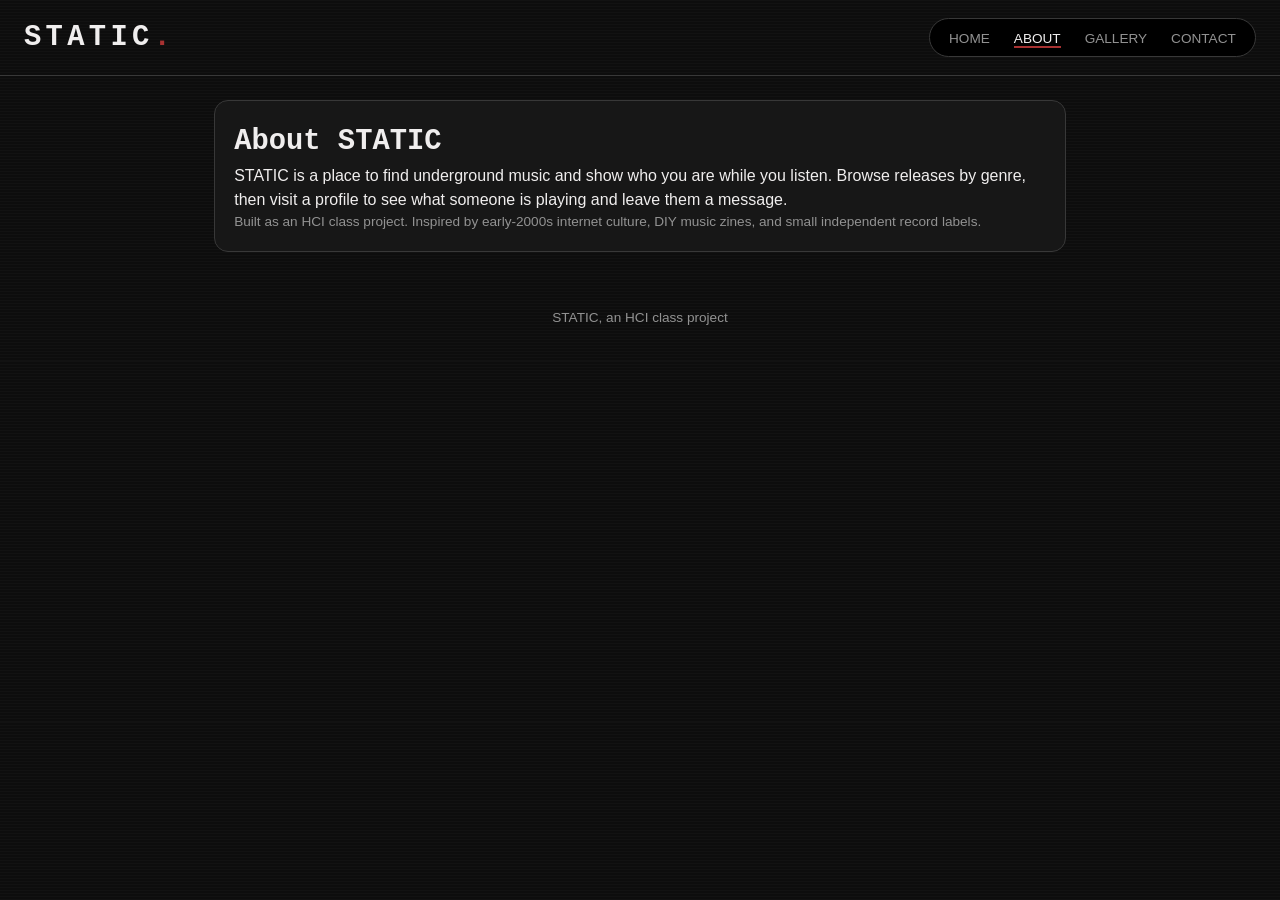
<file: about.html>
<!DOCTYPE html>
<html lang="en">
<head>
<meta charset="UTF-8">
<meta name="viewport" content="width=device-width, initial-scale=1">
<title>STATIC | About</title>
<link rel="stylesheet" href="css/style.css">
</head>
<body>
<header class="site-header">
<a href="index.html" class="logo">STATIC<span>.</span></a>
<nav class="main-nav" aria-label="Main">
<ul>
<li><a href="index.html">HOME</a></li>
<li><a href="about.html" aria-current="page">ABOUT</a></li>
<li><a href="gallery.html">GALLERY</a></li>
<li><a href="contact.html">CONTACT</a></li>
</ul>
</nav>
</header>
<main class="page">
<section class="panel">
<h1>About STATIC</h1>
<p>STATIC is a place to find underground music and show who you are while you listen. Browse releases by genre, then visit a profile to see what someone is playing and leave them a message.</p>
<p class="muted">Built as an HCI class project. Inspired by early-2000s internet culture, DIY music zines, and small independent record labels.</p>
</section>
</main>
<footer class="site-footer muted">STATIC, an HCI class project</footer>
</body>
</html>
</file>
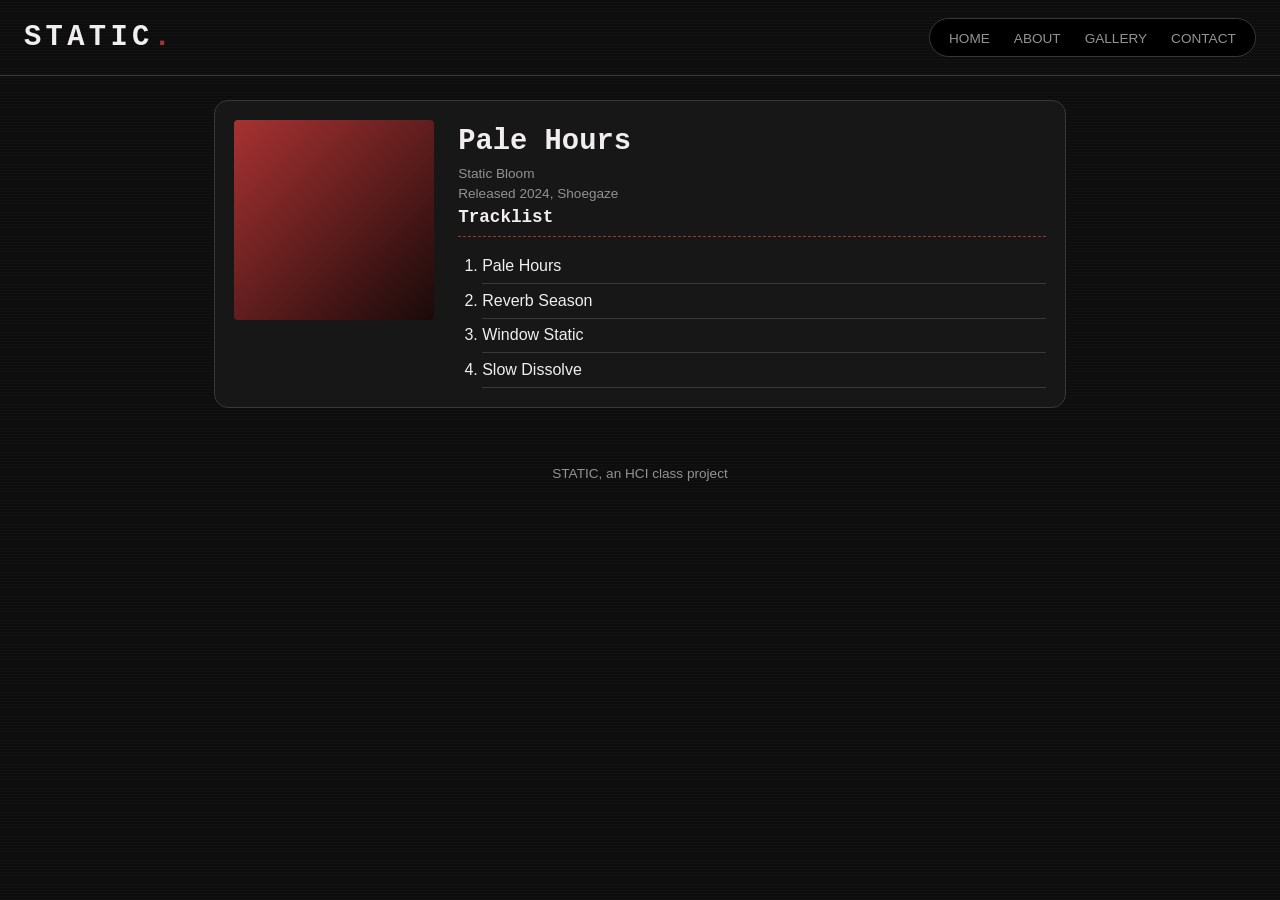
<file: album.html>
<!DOCTYPE html>
<html lang="en">
<head>
<meta charset="UTF-8">
<meta name="viewport" content="width=device-width, initial-scale=1">
<title>STATIC | Album</title>
<link rel="stylesheet" href="css/style.css">
</head>
<body>
<header class="site-header">
<a href="index.html" class="logo">STATIC<span>.</span></a>
<nav class="main-nav" aria-label="Main">
<ul>
<li><a href="index.html">HOME</a></li>
<li><a href="about.html">ABOUT</a></li>
<li><a href="gallery.html">GALLERY</a></li>
<li><a href="contact.html">CONTACT</a></li>
</ul>
</nav>
</header>
<main class="page">
<section class="panel album-detail">
<div class="cover"></div>
<div>
<h1>Pale Hours</h1>
<p class="muted">Static Bloom<br>Released 2024, Shoegaze</p>
<h2>Tracklist</h2>
<ol class="tracklist">
<li>Pale Hours</li>
<li>Reverb Season</li>
<li>Window Static</li>
<li>Slow Dissolve</li>
</ol>
</div>
</section>
</main>
<footer class="site-footer muted">STATIC, an HCI class project</footer>
</body>
</html>
</file>
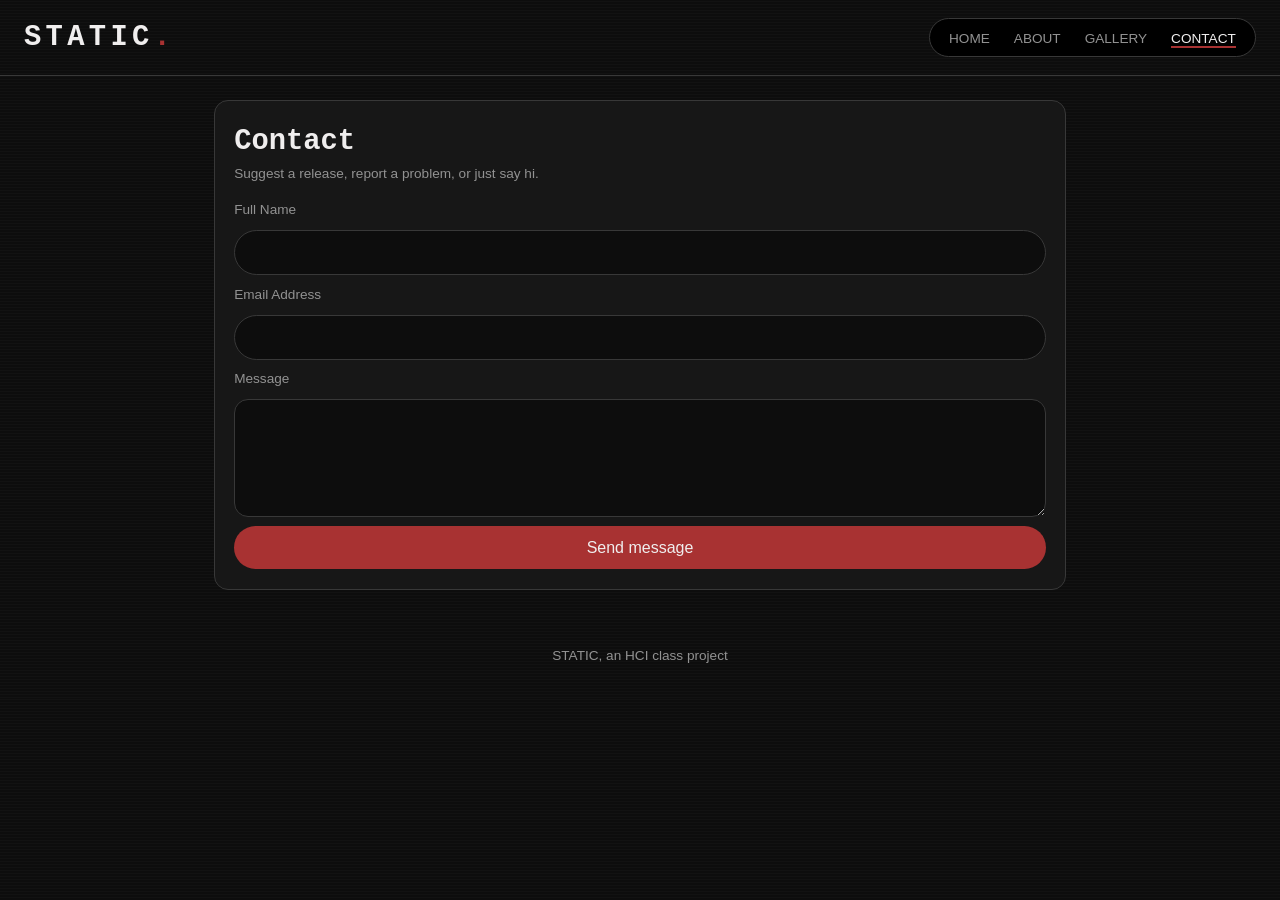
<file: contact.html>
<!DOCTYPE html>
<html lang="en">
<head>
<meta charset="UTF-8">
<meta name="viewport" content="width=device-width, initial-scale=1">
<title>STATIC | Contact</title>
<link rel="stylesheet" href="css/style.css">
</head>
<body>
<header class="site-header">
<a href="index.html" class="logo">STATIC<span>.</span></a>
<nav class="main-nav" aria-label="Main">
<ul>
<li><a href="index.html">HOME</a></li>
<li><a href="about.html">ABOUT</a></li>
<li><a href="gallery.html">GALLERY</a></li>
<li><a href="contact.html" aria-current="page">CONTACT</a></li>
</ul>
</nav>
</header>
<main class="page">
<section class="panel">
<h1>Contact</h1>
<p class="muted">Suggest a release, report a problem, or just say hi.</p>
<form class="guestbook" action="#" method="post">
<label for="c-name">Full Name</label>
<input type="text" id="c-name" name="name" required>
<label for="c-email">Email Address</label>
<input type="email" id="c-email" name="email" required>
<label for="c-message">Message</label>
<textarea id="c-message" name="message" rows="4" required></textarea>
<button class="btn" type="submit">Send message</button>
</form>
</section>
</main>
<footer class="site-footer muted">STATIC, an HCI class project</footer>
</body>
</html>
</file>
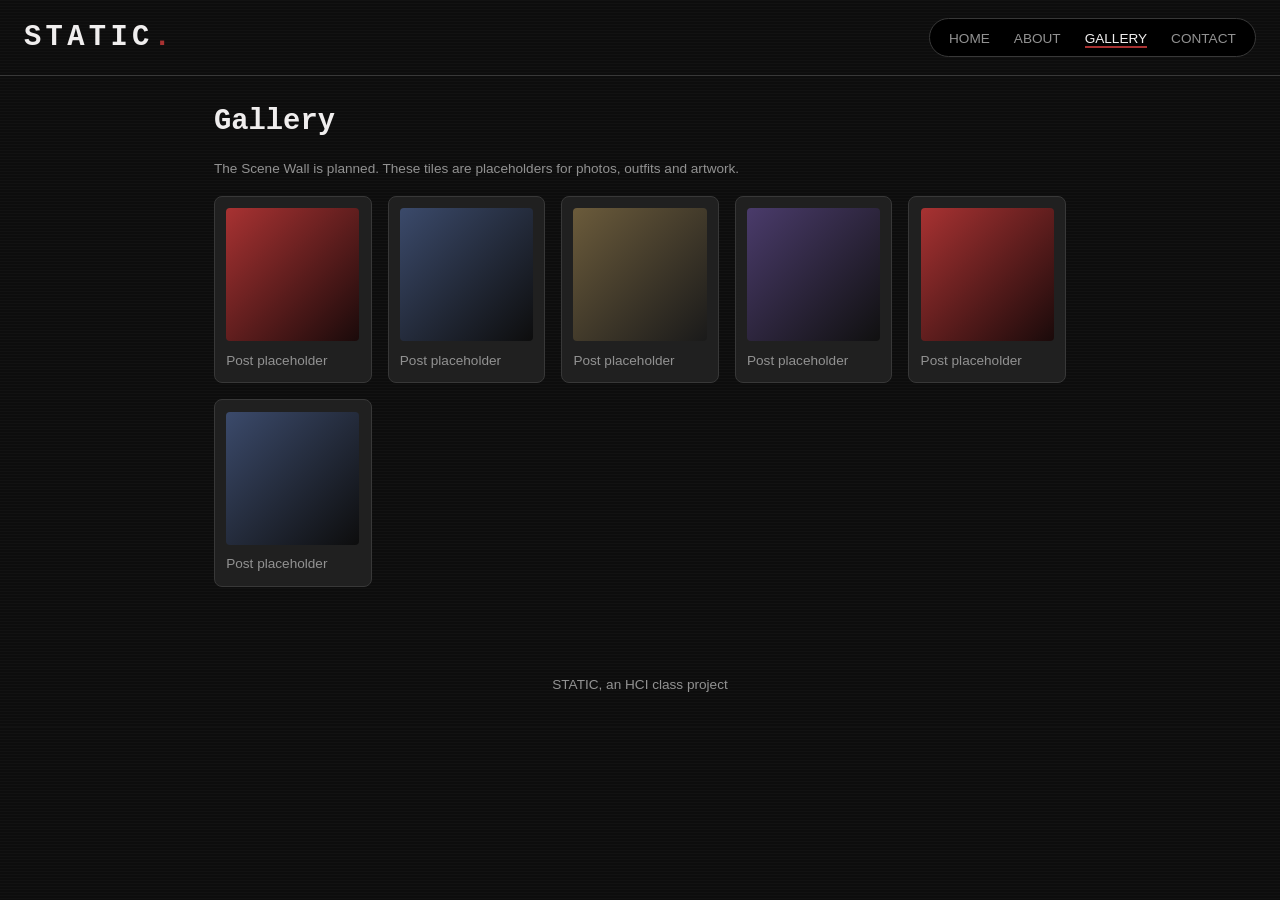
<file: gallery.html>
<!DOCTYPE html>
<html lang="en">
<head>
<meta charset="UTF-8">
<meta name="viewport" content="width=device-width, initial-scale=1">
<title>STATIC | Gallery</title>
<link rel="stylesheet" href="css/style.css">
</head>
<body>
<header class="site-header">
<a href="index.html" class="logo">STATIC<span>.</span></a>
<nav class="main-nav" aria-label="Main">
<ul>
<li><a href="index.html">HOME</a></li>
<li><a href="about.html">ABOUT</a></li>
<li><a href="gallery.html" aria-current="page">GALLERY</a></li>
<li><a href="contact.html">CONTACT</a></li>
</ul>
</nav>
</header>
<main class="page">
<h1>Gallery</h1>
<p class="muted">The Scene Wall is planned. These tiles are placeholders for photos, outfits and artwork.</p>
<ul class="album-grid">
<li class="album-card"><div class="cover"></div><p class="muted">Post placeholder</p></li>
<li class="album-card"><div class="cover"></div><p class="muted">Post placeholder</p></li>
<li class="album-card"><div class="cover"></div><p class="muted">Post placeholder</p></li>
<li class="album-card"><div class="cover"></div><p class="muted">Post placeholder</p></li>
<li class="album-card"><div class="cover"></div><p class="muted">Post placeholder</p></li>
<li class="album-card"><div class="cover"></div><p class="muted">Post placeholder</p></li>
</ul>
</main>
<footer class="site-footer muted">STATIC, an HCI class project</footer>
</body>
</html>
</file>
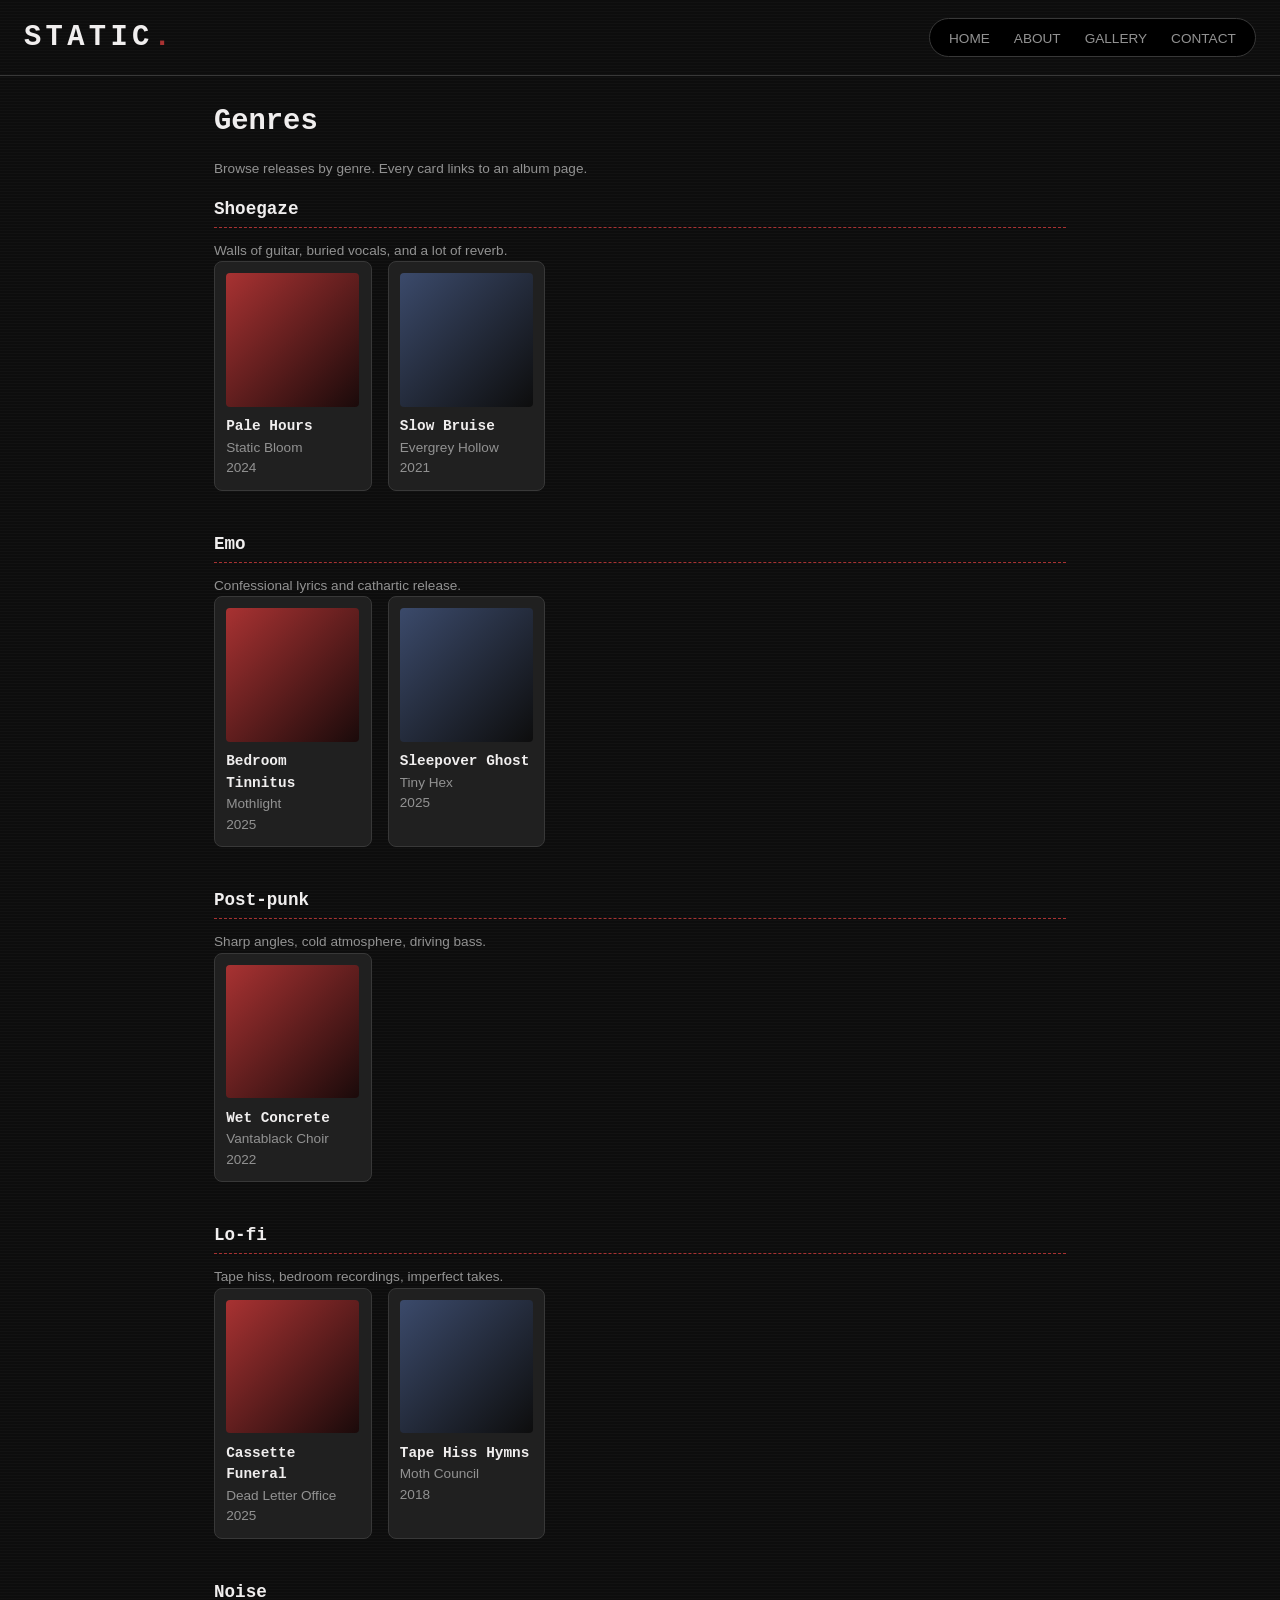
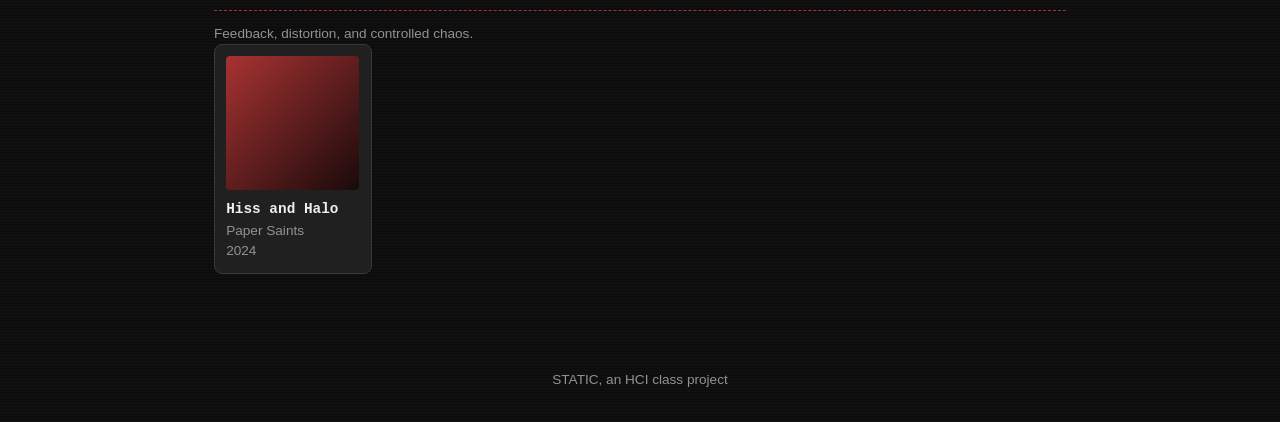
<file: genre.html>
<!DOCTYPE html>
<html lang="en">
<head>
<meta charset="UTF-8">
<meta name="viewport" content="width=device-width, initial-scale=1">
<title>STATIC | Genres</title>
<link rel="stylesheet" href="css/style.css">
</head>
<body>
<header class="site-header">
<a href="index.html" class="logo">STATIC<span>.</span></a>
<nav class="main-nav" aria-label="Main">
<ul>
<li><a href="index.html">HOME</a></li>
<li><a href="about.html">ABOUT</a></li>
<li><a href="gallery.html">GALLERY</a></li>
<li><a href="contact.html">CONTACT</a></li>
</ul>
</nav>
</header>
<main class="page">

<h1>Genres</h1>
<p class="muted">Browse releases by genre. Every card links to an album page.</p>

<section class="genre-block" id="shoegaze">
<h2>Shoegaze</h2>
<p class="muted">Walls of guitar, buried vocals, and a lot of reverb.</p>
<ul class="album-grid">
<li class="album-card"><a href="album.html"><div class="cover"></div><h3>Pale Hours</h3><p class="muted">Static Bloom<br>2024</p></a></li>
<li class="album-card"><a href="album.html"><div class="cover"></div><h3>Slow Bruise</h3><p class="muted">Evergrey Hollow<br>2021</p></a></li>
</ul>
</section>

<section class="genre-block" id="emo">
<h2>Emo</h2>
<p class="muted">Confessional lyrics and cathartic release.</p>
<ul class="album-grid">
<li class="album-card"><a href="album.html"><div class="cover"></div><h3>Bedroom Tinnitus</h3><p class="muted">Mothlight<br>2025</p></a></li>
<li class="album-card"><a href="album.html"><div class="cover"></div><h3>Sleepover Ghost</h3><p class="muted">Tiny Hex<br>2025</p></a></li>
</ul>
</section>

<section class="genre-block" id="post-punk">
<h2>Post-punk</h2>
<p class="muted">Sharp angles, cold atmosphere, driving bass.</p>
<ul class="album-grid">
<li class="album-card"><a href="album.html"><div class="cover"></div><h3>Wet Concrete</h3><p class="muted">Vantablack Choir<br>2022</p></a></li>
</ul>
</section>

<section class="genre-block" id="lo-fi">
<h2>Lo-fi</h2>
<p class="muted">Tape hiss, bedroom recordings, imperfect takes.</p>
<ul class="album-grid">
<li class="album-card"><a href="album.html"><div class="cover"></div><h3>Cassette Funeral</h3><p class="muted">Dead Letter Office<br>2025</p></a></li>
<li class="album-card"><a href="album.html"><div class="cover"></div><h3>Tape Hiss Hymns</h3><p class="muted">Moth Council<br>2018</p></a></li>
</ul>
</section>

<section class="genre-block" id="noise">
<h2>Noise</h2>
<p class="muted">Feedback, distortion, and controlled chaos.</p>
<ul class="album-grid">
<li class="album-card"><a href="album.html"><div class="cover"></div><h3>Hiss and Halo</h3><p class="muted">Paper Saints<br>2024</p></a></li>
</ul>
</section>

</main>
<footer class="site-footer muted">STATIC, an HCI class project</footer>
</body>
</html>
</file>
<file: css/style.css>
/* ===== Design tokens (change colors here) ===== */
:root {
  --bg: #0D0D0D;
  --bg-2: #171717;
  --card: #202020;
  --text: #F0EEEE;
  --muted: #929292;
  --accent: #A83232;
  --border: #383838;
  --online: #5fae5f;
  --away: #d9a441;
  --offline: #5a5a5a;
  --font-head: "Courier New", Courier, monospace;
  --font-body: Verdana, Arial, sans-serif;
}

/* ===== Base ===== */
* { box-sizing: border-box; margin: 0; padding: 0; }
body {
  background: var(--bg) repeating-linear-gradient(0deg, rgba(255,255,255,.02) 0 1px, transparent 1px 3px);
  color: var(--text);
  font-family: var(--font-body);
  line-height: 1.5;
}
a { color: inherit; text-decoration: none; }
ul { list-style: none; }
img { max-width: 100%; display: block; }
h1, h2, h3 { font-family: var(--font-head); }
h1 { font-size: 1.8rem; }
h2 {
  font-size: 1.1rem;
  margin-bottom: .8rem;
  padding-bottom: .3rem;
  border-bottom: 1px dashed var(--accent);
}
.muted { color: var(--muted); font-size: .85rem; }
:focus-visible { outline: 2px solid var(--accent); outline-offset: 2px; }

/* ===== Accessibility helpers ===== */
.visually-hidden {
  position: absolute; width: 1px; height: 1px;
  padding: 0; margin: -1px; overflow: hidden;
  clip: rect(0,0,0,0); white-space: nowrap; border: 0;
}

/* ===== Header and navigation ===== */
.site-header {
  display: flex; flex-wrap: wrap; align-items: center; justify-content: space-between;
  gap: 1rem; padding: 1rem 1.5rem;
  border-bottom: 1px solid var(--border);
}
.logo { font-family: var(--font-head); font-size: 1.8rem; font-weight: bold; letter-spacing: .15em; }
.logo span { color: var(--accent); }
.main-nav { background: #000; border: 1px solid var(--border); border-radius: 999px; padding: .4rem 1.2rem; }
.main-nav ul { display: flex; flex-wrap: wrap; justify-content: center; gap: 1.5rem; }
.main-nav a { color: var(--muted); font-size: .85rem; border-bottom: 2px solid transparent; }
.main-nav a:hover, .main-nav a[aria-current] { color: var(--text); border-color: var(--accent); }

/* ===== Layout ===== */
.layout {
  display: grid; grid-template-columns: 1fr 280px; gap: 1.5rem;
  max-width: 1200px; margin: 0 auto; padding: 1.5rem;
}
.page { max-width: 900px; margin: 0 auto; padding: 1.5rem; }
.page > * + * { margin-top: 1rem; }
.panel { background: var(--bg-2); border: 1px solid var(--border); border-radius: 14px; padding: 1.2rem; }
.panel form { margin-top: 1rem; }

/* ===== Forms and buttons ===== */
input, textarea {
  width: 100%; background: var(--bg); color: var(--text);
  border: 1px solid var(--border); border-radius: 999px;
  padding: .6rem 1rem; font: inherit;
}
textarea { border-radius: 14px; resize: vertical; }
.btn {
  background: var(--accent); color: var(--text); border: 0; border-radius: 999px;
  padding: .6rem 1.4rem; font: inherit; cursor: pointer;
}
.btn:hover { background: #c04040; }

/* ===== Homepage: search, genres, albums ===== */
.search { display: flex; gap: .5rem; margin-bottom: 1rem; }
.search input { flex: 1; width: auto; }
.chips { display: flex; flex-wrap: wrap; gap: .5rem; margin-bottom: 1.5rem; }
.chip { display: block; background: var(--card); border: 1px solid var(--border); border-radius: 999px; padding: .25rem .9rem; font-size: .85rem; }
.chip:hover { background: var(--accent); }
.album-grid { display: grid; grid-template-columns: repeat(auto-fill, minmax(150px, 1fr)); gap: 1rem; margin-bottom: 2rem; }
.album-card { background: var(--card); border: 1px solid var(--border); border-radius: 8px; padding: .7rem; }
.album-card:hover { border-color: var(--accent); }
.album-card h3 { font-size: .9rem; }
.cover { aspect-ratio: 1; border-radius: 4px; margin-bottom: .6rem; background: linear-gradient(135deg, #a83232, #1a0a0a); }
.album-card:nth-child(4n+2) .cover { background: linear-gradient(135deg, #3b4a6b, #0d0d0d); }
.album-card:nth-child(4n+3) .cover { background: linear-gradient(135deg, #6b5b3b, #1a1a1a); }
.album-card:nth-child(4n+4) .cover { background: linear-gradient(135deg, #4a3b6b, #101010); }

/* ===== Community sidebar ===== */
.sidebar .panel { margin-bottom: 1rem; }
.user { display: flex; align-items: center; gap: .7rem; padding: .35rem 0; }
.user:hover { color: var(--accent); }
.user img { width: 36px; height: 36px; border-radius: 50%; border: 1px solid var(--border); }
.dot { width: 10px; height: 10px; border-radius: 50%; margin-left: auto; background: var(--offline); }
.dot.online { background: var(--online); }
.dot.away { background: var(--away); }

/* ===== Profile page (card centered in the viewport) ===== */
.profile-page { background: radial-gradient(circle at 50% 0, #3a1212, var(--bg) 65%); }
.centered { display: flex; justify-content: center; align-items: center; min-height: calc(100vh - 140px); padding: 1.5rem; }
.profile-wrap { width: 100%; max-width: 480px; display: flex; flex-direction: column; gap: 1rem; }
.profile-card { text-align: center; background: rgba(32,32,32,.85); backdrop-filter: blur(8px); border: 1px solid var(--border); border-radius: 24px; padding: 2rem; }
.avatar { width: 110px; height: 110px; border-radius: 50%; margin: 0 auto 1rem; border: 2px solid var(--accent); }
.status-pill { display: flex; align-items: center; gap: .8rem; text-align: left; background: var(--bg); border: 1px solid var(--border); border-radius: 14px; padding: .6rem; margin: 1rem 0 1.5rem; }
.status-pill .cover, .mini-player .cover { width: 48px; flex-shrink: 0; margin: 0; }
.guestbook { display: grid; gap: .6rem; text-align: left; }
.guestbook label { font-size: .85rem; color: var(--muted); }
.mini-player { display: flex; align-items: center; gap: 1rem; border-radius: 20px; }
.player-info { flex: 1; }
progress { width: 100%; accent-color: var(--accent); }

/* ===== Album page ===== */
.album-detail { display: grid; grid-template-columns: 200px 1fr; gap: 1.5rem; }
.tracklist { padding-left: 1.5rem; margin-top: .5rem; }
.tracklist li { padding: .3rem 0; border-bottom: 1px solid var(--border); }

/* ===== Genre page anchors ===== */
.genre-block { scroll-margin-top: 1.5rem; margin-bottom: 2.5rem; }
.genre-block h2 { margin-top: 0; }

/* ===== Footer ===== */
.site-footer { text-align: center; padding: 2rem; }

/* ===== Small screens ===== */
@media (max-width: 800px) {
  .layout, .album-detail { grid-template-columns: 1fr; }
  .site-header { justify-content: center; }
  .album-detail .cover { max-width: 220px; margin: 0 auto; }
}
</file>
